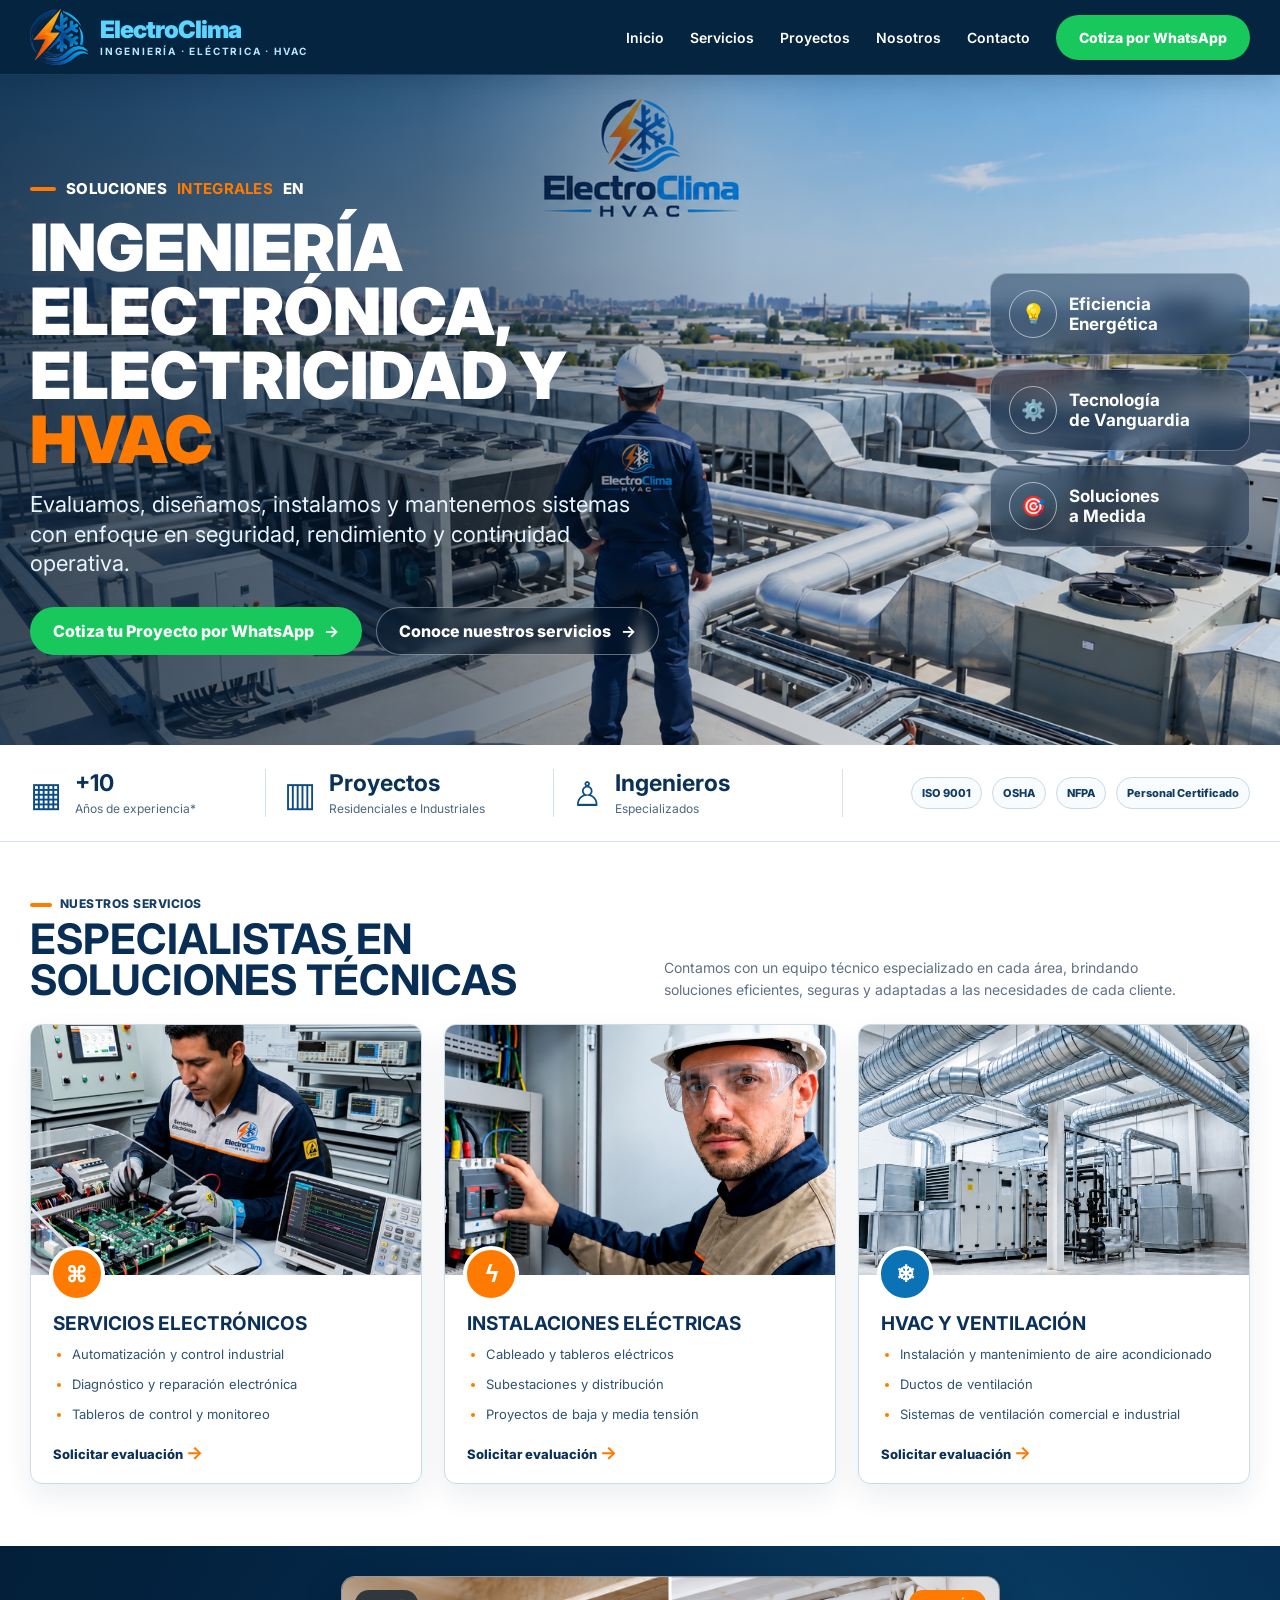
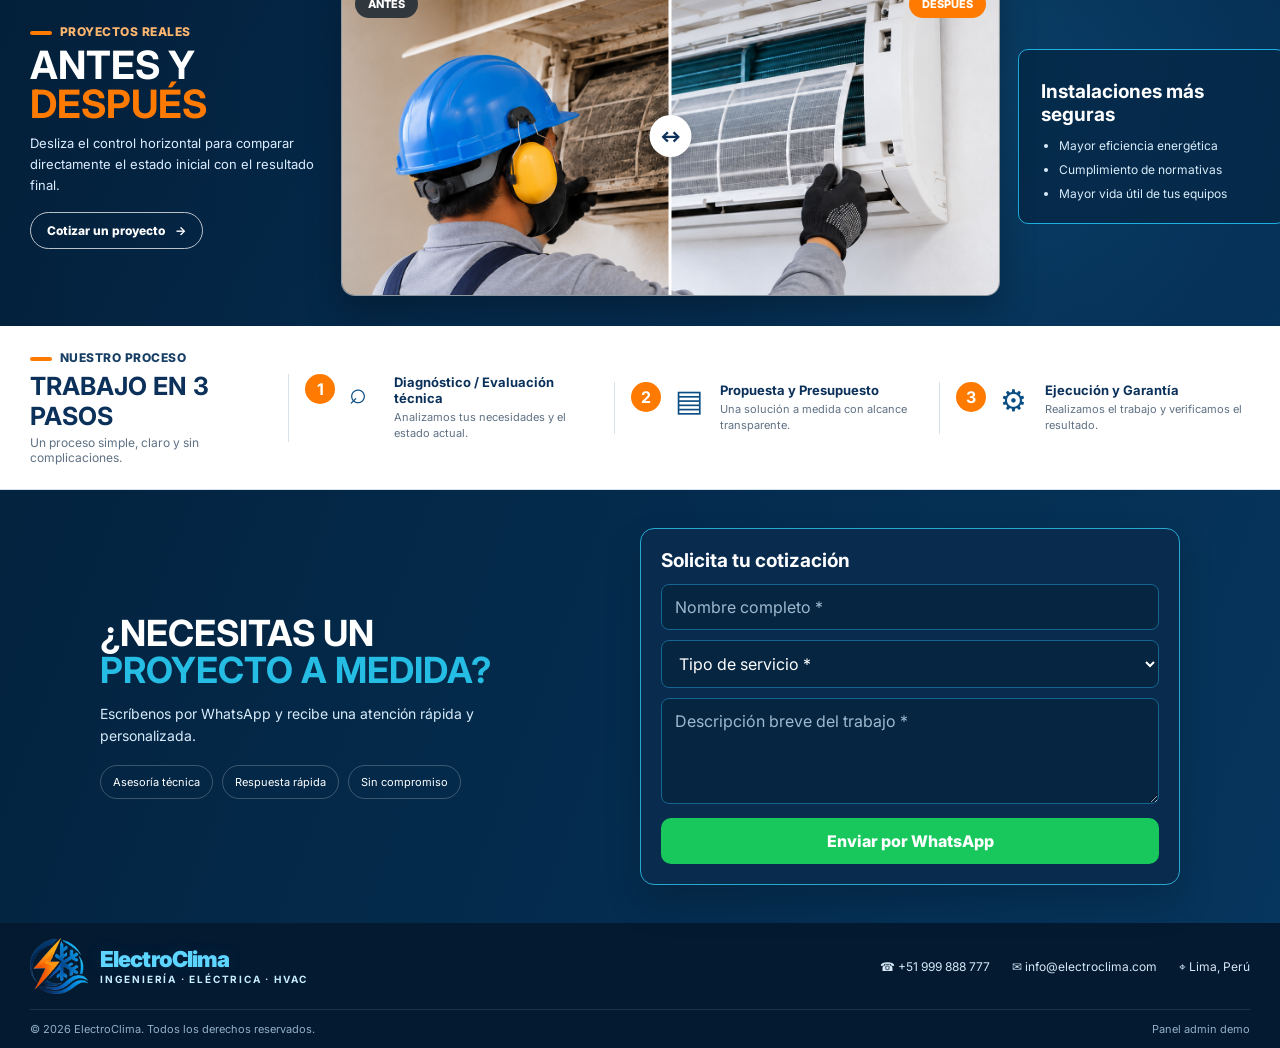
<file: index.html>
<!doctype html>
<html lang="es">
<head>
  <meta charset="utf-8">
  <meta name="viewport" content="width=device-width, initial-scale=1">
  <meta name="description" content="ElectroClima: ingeniería electrónica, electricidad y HVAC para hogares, empresas e industria.">
  <title>ElectroClima | Ingeniería · Electricidad · HVAC</title>
  <link rel="icon" type="image/png" href="assets/images/favicon.png">
  <link rel="preconnect" href="https://fonts.googleapis.com">
  <link rel="preconnect" href="https://fonts.gstatic.com" crossorigin>
  <link href="https://fonts.googleapis.com/css2?family=Inter:wght@400;500;600;700;800;900&display=swap" rel="stylesheet">
  <link rel="stylesheet" href="css/styles.css">
</head>
<body>
  <header class="site-header">
    <div class="container header-inner">
      <a class="brand-lockup" href="#inicio" aria-label="ElectroClima inicio">
        <img class="brand-icon" src="assets/images/brand-icon.png" alt="ElectroClima icono">
        <span class="brand-text">
          <strong class="brand-wordmark">ElectroClima</strong>
          <small class="brand-sub">INGENIERÍA · ELÉCTRICA · HVAC</small>
        </span>
      </a>
      <button id="menuToggle" class="menu-toggle" aria-label="Abrir menú">☰</button>
      <nav class="main-nav" id="mainNav">
        <a href="#inicio">Inicio</a>
        <a href="#servicios">Servicios</a>
        <a href="#proyectos">Proyectos</a>
        <a href="#proceso">Nosotros</a>
        <a href="#contacto">Contacto</a>
        <a class="btn btn-whatsapp nav-cta" href="reservar.html">Cotiza por WhatsApp</a>
      </nav>
    </div>
  </header>

  <main>
    <section class="hero" id="inicio">
      <img class="hero-bg" src="assets/images/hero.png" alt="Instalaciones HVAC industriales ElectroClima">
      <div class="hero-overlay"></div>
      <div class="container hero-layout">
        <div class="hero-copy">
          <div class="eyebrow"><span></span> SOLUCIONES <b>INTEGRALES</b> EN</div>
          <h1>INGENIERÍA ELECTRÓNICA,<br>ELECTRICIDAD Y <em>HVAC</em></h1>
          <p>Evaluamos, diseñamos, instalamos y mantenemos sistemas con enfoque en seguridad, rendimiento y continuidad operativa.</p>
          <div class="hero-actions">
            <a class="btn btn-whatsapp" href="reservar.html">Cotiza tu Proyecto por WhatsApp <strong>→</strong></a>
            <a class="btn btn-ghost" href="#servicios">Conoce nuestros servicios <strong>→</strong></a>
          </div>
        </div>
        <div class="hero-benefits">
          <div><span>💡</span><b>Eficiencia<br>Energética</b></div>
          <div><span>⚙️</span><b>Tecnología<br>de Vanguardia</b></div>
          <div><span>🎯</span><b>Soluciones<br>a Medida</b></div>
        </div>
      </div>
    </section>

    <section class="trust-strip">
      <div class="container trust-grid">
        <div class="trust-item"><span class="trust-icon">▦</span><div><strong>+10</strong><small>Años de experiencia*</small></div></div>
        <div class="trust-item"><span class="trust-icon">▥</span><div><strong>Proyectos</strong><small>Residenciales e Industriales</small></div></div>
        <div class="trust-item"><span class="trust-icon">♙</span><div><strong>Ingenieros</strong><small>Especializados</small></div></div>
        <div class="trust-badges"><span>ISO 9001</span><span>OSHA</span><span>NFPA</span><span>Personal Certificado</span></div>
      </div>
    </section>

    <section class="services section" id="servicios">
      <div class="container">
        <div class="section-heading">
          <div>
            <div class="section-label"><i></i>NUESTROS SERVICIOS</div>
            <h2>ESPECIALISTAS EN<br>SOLUCIONES TÉCNICAS</h2>
          </div>
          <p>Contamos con un equipo técnico especializado en cada área, brindando soluciones eficientes, seguras y adaptadas a las necesidades de cada cliente.</p>
        </div>

        <div class="service-grid">
          <article class="service-card">
            <div class="service-photo photo-electronics"><img src="assets/images/electronics.jpg" alt="Ingeniería electrónica y automatización"></div>
            <div class="service-card-body">
              <span class="service-icon orange">⌘</span>
              <h3>SERVICIOS ELECTRÓNICOS</h3>
              <ul><li>Automatización y control industrial</li><li>Diagnóstico y reparación electrónica</li><li>Tableros de control y monitoreo</li></ul>
              <a href="reservar.html?servicio=electronico">Solicitar evaluación <b>→</b></a>
            </div>
          </article>

          <article class="service-card">
            <div class="service-photo photo-electrical"><img src="assets/images/electrical.jpg" alt="Instalaciones eléctricas industriales"></div>
            <div class="service-card-body">
              <span class="service-icon orange">ϟ</span>
              <h3>INSTALACIONES ELÉCTRICAS</h3>
              <ul><li>Cableado y tableros eléctricos</li><li>Subestaciones y distribución</li><li>Proyectos de baja y media tensión</li></ul>
              <a href="reservar.html?servicio=electrico">Solicitar evaluación <b>→</b></a>
            </div>
          </article>

          <article class="service-card">
            <div class="service-photo photo-hvac"><img src="assets/images/hvac-maintenance.jpg" alt="HVAC y ventilación"></div>
            <div class="service-card-body">
              <span class="service-icon blue">❄</span>
              <h3>HVAC Y VENTILACIÓN</h3>
              <ul><li>Instalación y mantenimiento de aire acondicionado</li><li>Ductos de ventilación</li><li>Sistemas de ventilación comercial e industrial</li></ul>
              <a href="reservar.html?servicio=hvac">Solicitar evaluación <b>→</b></a>
            </div>
          </article>
        </div>
      </div>
    </section>

    <section class="projects" id="proyectos">
      <div class="container projects-grid">
        <div class="projects-copy">
          <div class="section-label light"><i></i>PROYECTOS REALES</div>
          <h2>ANTES Y <em>DESPUÉS</em></h2>
          <p>Desliza el control horizontal para comparar directamente el estado inicial con el resultado final.</p>
          <a href="reservar.html" class="btn btn-outline">Cotizar un proyecto <strong>→</strong></a>
        </div>

        <div class="compare-card" id="compareCard" style="--pos:50%">
          <img class="compare-img compare-before" src="assets/images/antes.png" alt="Antes del proyecto">
          <div class="compare-after-wrap"><img class="compare-img compare-after" src="assets/images/despues.png" alt="Después del proyecto"></div>
          <div class="compare-tag before-tag">ANTES</div>
          <div class="compare-tag after-tag">DESPUÉS</div>
          <div class="compare-line" aria-hidden="true"><span>↔</span></div>
          <input id="compareRange" class="compare-range" type="range" min="0" max="100" value="50" aria-label="Comparar antes y después">
        </div>

        <aside class="project-benefits">
          <div class="shield"></div>
          <h3>Instalaciones más seguras</h3>
          <ul><li>Mayor eficiencia energética</li><li>Cumplimiento de normativas</li><li>Mayor vida útil de tus equipos</li></ul>
        </aside>
      </div>
    </section>

    <section class="process-strip" id="proceso">
      <div class="container process-layout">
        <div class="process-intro"><div class="section-label"><i></i>NUESTRO PROCESO</div><h2>TRABAJO EN 3 PASOS</h2><p>Un proceso simple, claro y sin complicaciones.</p></div>
        <article class="process-step"><b>1</b><span>⌕</span><div><h3>Diagnóstico / Evaluación técnica</h3><p>Analizamos tus necesidades y el estado actual.</p></div></article>
        <article class="process-step"><b>2</b><span>▤</span><div><h3>Propuesta y Presupuesto</h3><p>Una solución a medida con alcance transparente.</p></div></article>
        <article class="process-step"><b>3</b><span>⚙</span><div><h3>Ejecución y Garantía</h3><p>Realizamos el trabajo y verificamos el resultado.</p></div></article>
      </div>
    </section>

    <section class="contact-zone" id="contacto">
      <div class="container contact-grid">
        <div class="contact-copy">
          <h2>¿NECESITAS UN<br><em>PROYECTO A MEDIDA?</em></h2>
          <p>Escríbenos por WhatsApp y recibe una atención rápida y personalizada.</p>
          <div class="contact-points"><span>Asesoría técnica</span><span>Respuesta rápida</span><span>Sin compromiso</span></div>
        </div>

        <form class="quick-form" id="quickForm">
          <h3>Solicita tu cotización</h3>
          <input type="text" name="nombre" placeholder="Nombre completo *" required>
          <select name="servicio" required>
            <option value="">Tipo de servicio *</option>
            <option value="electrico">Instalaciones eléctricas</option>
            <option value="electronico">Ingeniería electrónica</option>
            <option value="hvac">Climatización HVAC</option>
            <option value="ventilacion">Ventilación y extracción</option>
          </select>
          <textarea name="detalle" rows="4" placeholder="Descripción breve del trabajo *" required></textarea>
          <button class="btn btn-whatsapp full" type="submit">Enviar por WhatsApp</button>
        </form>

      </div>
    </section>
  </main>

  <footer class="site-footer">
    <div class="container footer-main">
      <a class="brand-lockup footer-brand" href="#inicio">
        <img class="brand-icon" src="assets/images/brand-icon.png" alt="ElectroClima icono">
        <span class="brand-text">
          <strong class="brand-wordmark">ElectroClima</strong>
          <small class="brand-sub">INGENIERÍA · ELÉCTRICA · HVAC</small>
        </span>
      </a>
      <div class="footer-info"><span>☎ +51 999 888 777</span><span>✉ info@electroclima.com</span><span>⌖ Lima, Perú</span></div>
    </div>
    <div class="container footer-bottom"><span>© 2026 ElectroClima. Todos los derechos reservados.</span><a href="admin.html">Panel admin demo</a></div>
  </footer>

  <script src="js/app.js"></script>
</body>
</html>
</file>
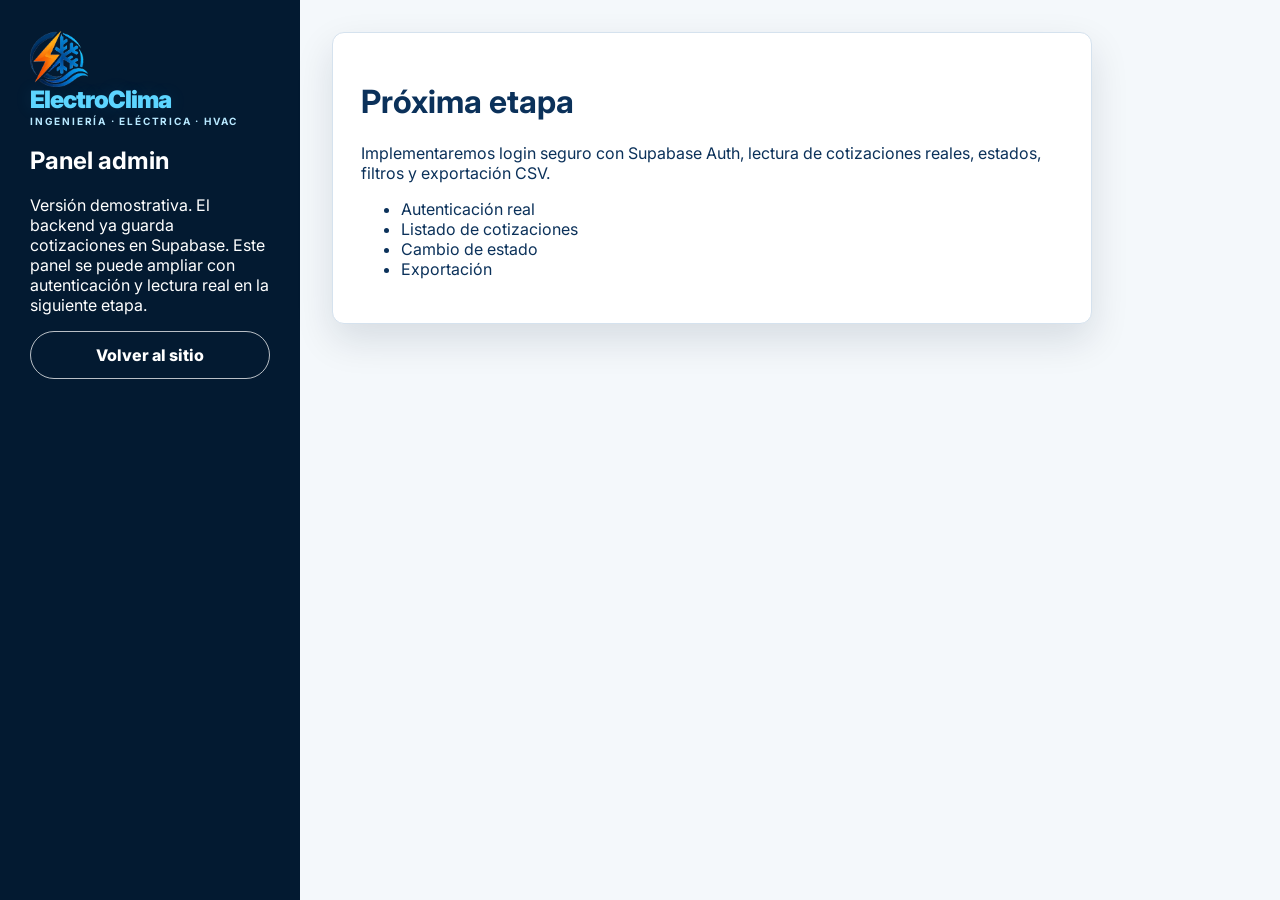
<file: admin.html>
<!doctype html>
<html lang="es">
<head>
  <meta charset="utf-8">
  <meta name="viewport" content="width=device-width,initial-scale=1">
  <title>Panel admin demo | ElectroClima</title>
  <link rel="preconnect" href="https://fonts.googleapis.com">
  <link rel="preconnect" href="https://fonts.gstatic.com" crossorigin>
  <link href="https://fonts.googleapis.com/css2?family=Inter:wght@400;500;600;700;800&display=swap" rel="stylesheet">
  <link rel="stylesheet" href="css/styles.css">
</head>
<body class="admin-body">
  <div class="admin-layout">
    <aside class="admin-sidebar">
      <img class="brand-icon" src="assets/images/brand-icon.png" alt="ElectroClima icono"><span class="brand-text"><strong class="brand-wordmark">ElectroClima</strong><small class="brand-sub">INGENIERÍA · ELÉCTRICA · HVAC</small></span>
      <h2>Panel admin</h2>
      <p>Versión demostrativa. El backend ya guarda cotizaciones en Supabase. Este panel se puede ampliar con autenticación y lectura real en la siguiente etapa.</p>
      <a href="index.html" class="btn btn-outline full">Volver al sitio</a>
    </aside>
    <main class="admin-main">
      <div class="admin-card">
        <h1>Próxima etapa</h1>
        <p>Implementaremos login seguro con Supabase Auth, lectura de cotizaciones reales, estados, filtros y exportación CSV.</p>
        <ul>
          <li>Autenticación real</li>
          <li>Listado de cotizaciones</li>
          <li>Cambio de estado</li>
          <li>Exportación</li>
        </ul>
      </div>
    </main>
  </div>
</body>
</html>
</file>
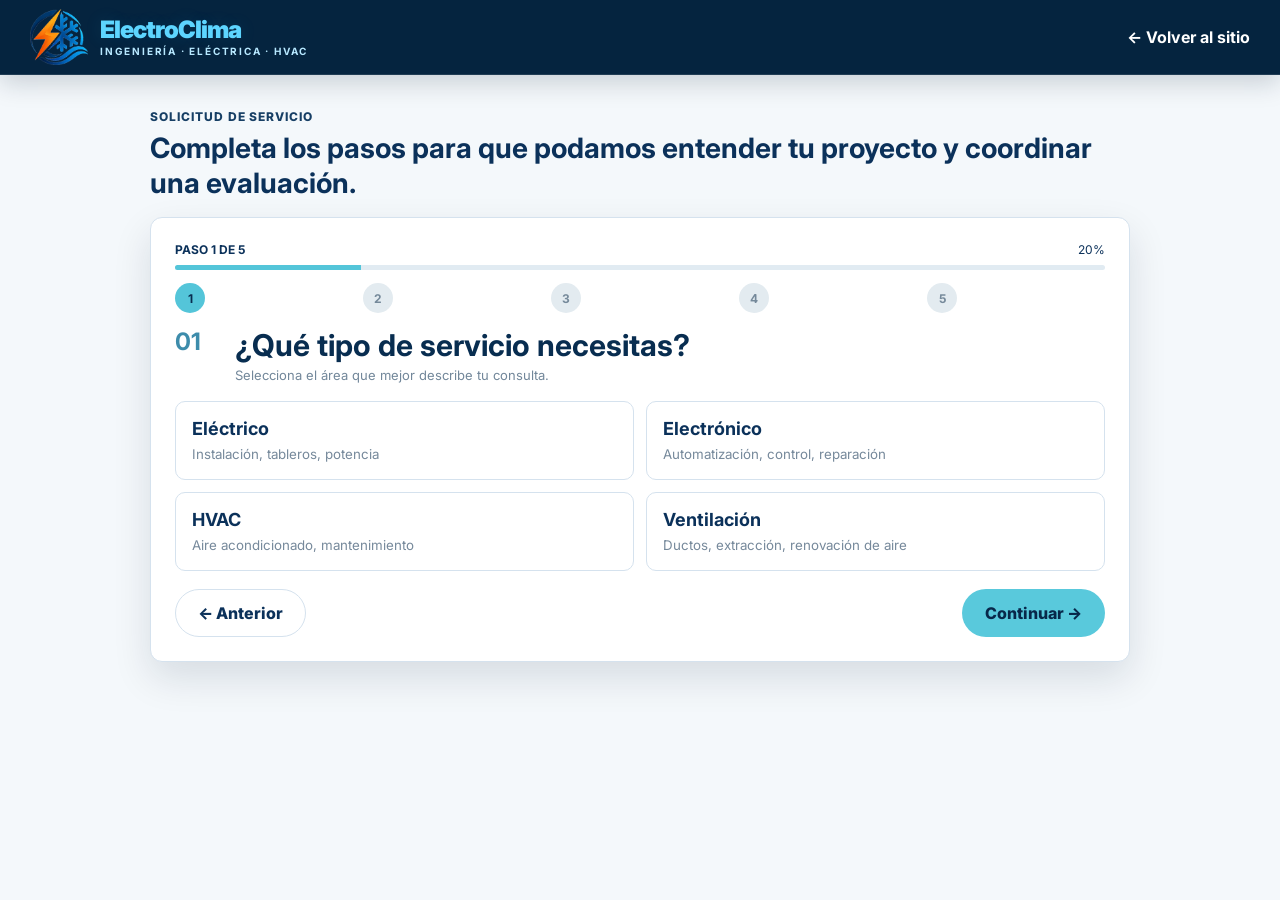
<file: reservar.html>
<!doctype html>
<html lang="es">
<head>
  <meta charset="utf-8">
  <meta name="viewport" content="width=device-width,initial-scale=1">
  <title>Solicitar evaluación | ElectroClima</title>
  <link rel="preconnect" href="https://fonts.googleapis.com">
  <link rel="preconnect" href="https://fonts.gstatic.com" crossorigin>
  <link href="https://fonts.googleapis.com/css2?family=Inter:wght@400;500;600;700;800&display=swap" rel="stylesheet">
  <link rel="stylesheet" href="css/styles.css">
</head>
<body class="booking-body">
  <header class="sub-header">
    <div class="container nav-wrap">
      <a class="brand-lockup" href="index.html"><img class="brand-icon" src="assets/images/brand-icon.png" alt="ElectroClima icono"><span class="brand-text"><strong class="brand-wordmark">ElectroClima</strong><small class="brand-sub">INGENIERÍA · ELÉCTRICA · HVAC</small></span></a>
      <a href="index.html" class="back-link">← Volver al sitio</a>
    </div>
  </header>

  <main class="booking-main">
    <div class="booking-intro">
      <div class="section-kicker">SOLICITUD DE SERVICIO</div>
      <h1>Completa los pasos para que podamos entender tu proyecto y coordinar una evaluación.</h1>
    </div>

    <section class="wizard-card">
      <div class="progress-wrap">
        <div class="progress-top">
          <b id="stepLabel">PASO 1 DE 5</b>
          <span id="stepPercent">20%</span>
        </div>
        <div class="progress-bar"><span id="stepBar"></span></div>
        <div class="step-dots" id="stepDots"><span class="active">1</span><span>2</span><span>3</span><span>4</span><span>5</span></div>
      </div>

      <form id="bookingForm" novalidate>
        <section class="wizard-step active" data-step="1">
          <div class="step-head"><b>01</b><div><h2>¿Qué tipo de servicio necesitas?</h2><p>Selecciona el área que mejor describe tu consulta.</p></div></div>
          <div class="choice-grid">
            <label class="choice"><input type="radio" name="service" value="Instalaciones eléctricas"><b>Eléctrico</b><small>Instalación, tableros, potencia</small></label>
            <label class="choice"><input type="radio" name="service" value="Ingeniería electrónica"><b>Electrónico</b><small>Automatización, control, reparación</small></label>
            <label class="choice"><input type="radio" name="service" value="Climatización HVAC"><b>HVAC</b><small>Aire acondicionado, mantenimiento</small></label>
            <label class="choice"><input type="radio" name="service" value="Ventilación y extracción"><b>Ventilación</b><small>Ductos, extracción, renovación de aire</small></label>
          </div>
        </section>

        <section class="wizard-step" data-step="2">
          <div class="step-head"><b>02</b><div><h2>¿Qué trabajo tienes en mente?</h2><p>Cuéntanos brevemente el alcance de la solicitud.</p></div></div>
          <label class="field"><span>Descripción del proyecto</span><textarea name="details" rows="5" minlength="8" required placeholder="Ej. Necesito revisar el tablero eléctrico de un local comercial..."></textarea></label>
          <div class="field-row">
            <label class="field"><span>Tipo de espacio</span><select name="siteType" required><option value="">Seleccionar</option><option>Residencial</option><option>Comercial</option><option>Industrial</option><option>Oficina / institucional</option><option>Otro</option></select></label>
            <label class="field"><span>Urgencia</span><select name="urgency" required><option value="">Seleccionar</option><option>No, puedo coordinar</option><option>Sí, requiere atención pronta</option><option>Es una emergencia</option></select></label>
          </div>
        </section>

        <section class="wizard-step" data-step="3">
          <div class="step-head"><b>03</b><div><h2>¿Dónde se realizará el trabajo?</h2><p>Indica la ubicación general para orientar la coordinación.</p></div></div>
          <div class="field-row">
            <label class="field"><span>Ciudad / distrito</span><input type="text" name="district" minlength="2" required placeholder="Ej. Miraflores, Lima"></label>
            <label class="field"><span>Dirección o referencia (opcional)</span><input type="text" name="address" placeholder="Calle, zona o referencia"></label>
          </div>
        </section>

        <section class="wizard-step" data-step="4">
          <div class="step-head"><b>04</b><div><h2>¿Cómo te contactamos?</h2><p>Deja tus datos para responder y dar seguimiento.</p></div></div>
          <div class="field-row">
            <label class="field"><span>Nombre y apellido</span><input type="text" name="name" minlength="2" required placeholder="Tu nombre"></label>
            <label class="field"><span>Teléfono / WhatsApp</span><input type="text" name="phone" minlength="7" required placeholder="+51 999 999 999"></label>
          </div>
          <label class="field"><span>Correo electrónico (opcional)</span><input type="email" name="email" placeholder="nombre@correo.com"></label>
          <label class="consent"><input type="checkbox" name="consent" required><span>Autorizo el uso de estos datos para responder y coordinar esta solicitud.</span></label>
        </section>

        <section class="wizard-step" data-step="5">
          <div class="step-head"><b>05</b><div><h2>Revisa y envía tu solicitud</h2><p>Al enviar, guardaremos la solicitud en Supabase y luego abriremos WhatsApp con el resumen preparado.</p></div></div>
          <div class="review-table" id="reviewTable"></div>
          <div class="info-box">La solicitud se registra de forma centralizada en Supabase. Después podrás continuar la coordinación por WhatsApp.</div>
        </section>

        <div class="error-box" id="wizardError"></div>
        <div class="wizard-actions">
          <button type="button" class="btn btn-lite" id="prevBtn" disabled>← Anterior</button>
          <button type="button" class="btn btn-primary" id="nextBtn">Continuar →</button>
          <button type="submit" class="btn btn-whatsapp" id="submitBtn" hidden>Enviar solicitud y abrir WhatsApp ↗</button>
        </div>
      </form>
    </section>
  </main>

  <script src="js/config.js"></script>
  <script src="js/booking.js"></script>
</body>
</html>
</file>
<file: css/styles.css>
:root{
  --navy:#06284a;
  --navy-2:#0a3b68;
  --navy-3:#031a31;
  --blue:#1599de;
  --cyan:#5dd5ff;
  --cyan-2:#35bfff;
  --orange:#ff7a00;
  --green:#18c85d;
  --text:#0b315a;
  --muted:#61768b;
  --line:#d5e2ee;
  --bg:#f7fafc;
  --white:#fff;
  --shadow:0 16px 38px rgba(3,26,49,.12);
}
*{box-sizing:border-box}
html{scroll-behavior:smooth}
body{margin:0;font-family:Inter,Arial,sans-serif;color:var(--text);background:#fff}
a{text-decoration:none;color:inherit}
img{display:block;max-width:100%}button,input,textarea,select{font:inherit}
.container{width:min(1220px,calc(100% - 32px));margin-inline:auto}

.site-header,.sub-header{position:sticky;top:0;z-index:50;background:#05243f;border-bottom:1px solid rgba(255,255,255,.11);box-shadow:0 8px 24px rgba(3,26,49,.18)}
.header-inner,.nav-wrap{min-height:74px;display:flex;align-items:center;justify-content:space-between;gap:22px}
.brand-lockup{display:flex;align-items:center;gap:12px;min-width:0}
.brand-icon{width:58px;height:58px;object-fit:contain;flex:0 0 auto}
.brand-text{display:flex;flex-direction:column;line-height:1}
.brand-wordmark{font-size:24px;font-weight:900;letter-spacing:-.04em;color:var(--cyan);text-shadow:0 0 18px rgba(60,190,255,.12)}
.brand-sub{margin-top:4px;font-size:10px;font-weight:700;letter-spacing:.18em;color:#b7e8ff}
.main-nav{display:flex;align-items:center;gap:26px}
.main-nav>a:not(.btn){color:#fff;font-weight:600;font-size:14px;position:relative;padding:28px 0}
.main-nav>a:not(.btn)::after{content:"";position:absolute;left:0;right:100%;bottom:14px;height:3px;border-radius:3px;background:var(--orange);transition:.2s}
.main-nav>a:not(.btn):hover::after{right:0}
.menu-toggle{display:none;background:none;border:0;color:#fff;font-size:27px}
.nav-cta{font-size:14px;padding:11px 18px;border-radius:999px}
.back-link{color:#fff;font-weight:700}

.btn{display:inline-flex;align-items:center;justify-content:center;gap:10px;border:1px solid transparent;border-radius:999px;padding:13px 22px;font-weight:800;cursor:pointer;transition:.2s}
.btn:hover{transform:translateY(-1px)}
.btn-whatsapp{background:var(--green);color:#fff}
.btn-ghost{border-color:rgba(255,255,255,.38);color:#fff;background:rgba(1,21,39,.42);backdrop-filter:blur(6px)}
.btn-outline{border-color:rgba(255,255,255,.72);color:#fff;background:transparent}
.btn-primary{background:#59c9dc;color:#08284a}
.btn-lite{background:#fff;color:var(--text);border-color:var(--line)}
.btn.full{width:100%}

.hero{position:relative;min-height:670px;overflow:hidden;background:#03233f;color:#fff}
.hero-bg{position:absolute;inset:0;width:100%;height:100%;object-fit:cover;object-position:center top}
.hero-overlay{position:absolute;inset:0;background:linear-gradient(90deg,rgba(4,26,49,.78) 0%,rgba(4,26,49,.58) 34%,rgba(4,26,49,.22) 58%,rgba(4,26,49,.10) 100%), linear-gradient(180deg,rgba(255,255,255,.02) 0%,rgba(255,255,255,0) 24%)}
.hero-layout{position:relative;z-index:1;min-height:670px;display:grid;grid-template-columns:1.08fr .42fr;gap:28px;align-items:center;padding:44px 0}
.hero-copy{max-width:660px;padding:38px 0 24px}
.eyebrow{display:flex;align-items:center;gap:10px;font-size:15px;font-weight:800;letter-spacing:.02em;color:#fff;margin-bottom:18px}
.eyebrow span{display:inline-block;width:26px;height:4px;background:var(--orange);border-radius:3px}
.eyebrow b{color:var(--orange)}
.hero h1{margin:0 0 18px;font-size:clamp(38px,5.1vw,74px);line-height:.98;font-weight:900;text-transform:uppercase;max-width:760px}
.hero h1 em{font-style:normal;color:var(--orange)}
.hero p{font-size:22px;line-height:1.34;color:#e8f4ff;max-width:620px;margin:0}
.hero-actions{display:flex;gap:14px;flex-wrap:wrap;margin-top:28px}
.hero-benefits{display:grid;gap:14px;justify-items:end}
.hero-benefits div{width:min(260px,100%);display:flex;align-items:center;gap:12px;padding:16px 18px;border-radius:18px;border:1px solid rgba(255,255,255,.28);background:rgba(7,38,68,.44);backdrop-filter:blur(10px)}
.hero-benefits span{width:48px;height:48px;border-radius:50%;display:grid;place-items:center;border:1px solid rgba(255,255,255,.55);font-size:20px}
.hero-benefits b{font-size:17px;line-height:1.2}

.trust-strip{background:#fff;border-bottom:1px solid var(--line)}
.trust-grid{min-height:96px;display:grid;grid-template-columns:1fr 1.15fr 1.15fr 1.65fr;gap:18px;align-items:center}
.trust-item{display:flex;align-items:center;gap:13px;padding-right:18px;border-right:1px solid var(--line)}
.trust-icon{font-size:34px;color:#0a4c83}.trust-item strong{font-size:23px;display:block;color:#0a3158}.trust-item small{font-size:12px;color:#4d6881}.trust-badges{display:flex;gap:10px;justify-content:flex-end;flex-wrap:wrap}.trust-badges span{font-size:11px;font-weight:800;padding:8px 10px;border-radius:999px;border:1px solid #cbd9e5;color:#123d63;background:#f9fcfe}

.section{padding:54px 0 62px}.section-heading{display:grid;grid-template-columns:1fr 1fr;gap:48px;align-items:end;margin-bottom:24px}.section-label{font-size:12px;font-weight:800;color:#173f65;letter-spacing:.04em}.section-label i{display:inline-block;width:22px;height:4px;border-radius:3px;background:var(--orange);margin-right:8px;vertical-align:middle}.section-label.light{color:#ffb66f}.section-heading h2{font-size:42px;line-height:.98;margin:7px 0 0;color:#082e55}.section-heading>p{color:#5f7184;line-height:1.55;margin:0;font-size:14px;max-width:520px}
.service-grid{display:grid;grid-template-columns:repeat(3,1fr);gap:22px}.service-card{border:1px solid #cddbe7;background:#fff;border-radius:12px;overflow:hidden;box-shadow:0 12px 28px rgba(4,42,77,.08);transition:.22s}.service-card:hover{transform:translateY(-4px);box-shadow:0 18px 34px rgba(4,42,77,.12)}.service-photo{height:250px;overflow:hidden;background:#eef3f7}.service-photo img{width:100%;height:100%;object-fit:cover;object-position:center}.photo-electronics img{object-fit:cover;object-position:center 46%;padding:0;background:#eef3f7}.photo-electrical img{object-position:63% 42%}.photo-hvac img{object-position:center 45%}
.service-card-body{position:relative;padding:28px 22px 20px}.service-icon{position:absolute;left:18px;top:-29px;width:56px;height:56px;border-radius:50%;display:grid;place-items:center;color:#fff;border:4px solid #fff;font-size:23px;font-weight:800}.service-icon.orange{background:var(--orange)}.service-icon.blue{background:#0c72b6}.service-card h3{font-size:19px;margin:9px 0 11px;color:#0b315a}.service-card ul{padding-left:19px;margin:0 0 14px;display:grid;gap:8px;font-size:13px;color:#2f5372;min-height:82px}.service-card li::marker{color:var(--orange)}.service-card a{font-weight:800;font-size:13px;color:#0b315a}.service-card a b{color:var(--orange);font-size:18px}

.projects{background:linear-gradient(120deg,#03213d,#063762);color:#fff;padding:30px 0;position:relative;overflow:hidden}.projects::before{content:"";position:absolute;inset:0;background:radial-gradient(circle at 75% 35%,rgba(41,174,230,.13),transparent 34%),linear-gradient(90deg,rgba(0,0,0,.08),transparent 35%,rgba(0,0,0,.08));pointer-events:none}.projects-grid{position:relative;z-index:1;display:grid;grid-template-columns:24% 54% 22%;gap:18px;align-items:center}.projects-copy h2{font-size:39px;margin:6px 0 10px;line-height:1}.projects-copy h2 em{font-style:normal;color:var(--orange)}.projects-copy p{font-size:13px;line-height:1.6;color:#dcecff;margin:0 0 16px}.projects-copy .btn{font-size:12px;padding:10px 16px}
.compare-card{--pos:50%;position:relative;height:320px;border-radius:14px;overflow:hidden;border:1px solid rgba(255,255,255,.55);background:#071d30;box-shadow:0 16px 36px rgba(0,0,0,.28);touch-action:none}.compare-img{position:absolute;inset:0;width:100%;height:100%;object-fit:cover;object-position:center}.compare-before{z-index:1;object-position:44% center}.compare-after-wrap{position:absolute;inset:0;z-index:2;clip-path:inset(0 0 0 var(--pos));overflow:hidden}.compare-after{object-position:56% center}.compare-line{position:absolute;z-index:4;left:var(--pos);top:0;bottom:0;width:3px;background:#fff;transform:translateX(-1.5px);pointer-events:none}.compare-line span{position:absolute;left:50%;top:50%;transform:translate(-50%,-50%);display:grid;place-items:center;width:42px;height:42px;border-radius:50%;background:#fff;color:#0b315a;font-weight:900;box-shadow:0 5px 14px rgba(0,0,0,.25)}.compare-tag{position:absolute;top:13px;z-index:5;padding:7px 13px;border-radius:999px;font-weight:800;font-size:11px;pointer-events:none}.before-tag{left:13px;background:#31383d}.after-tag{right:13px;background:var(--orange)}.compare-range{position:absolute;inset:0;z-index:6;width:100%;height:100%;opacity:0;cursor:ew-resize;margin:0}
.project-benefits{border:1px solid #1db0e0;border-radius:10px;background:rgba(4,39,70,.78);padding:22px}.project-benefits .shield{font-size:34px;margin-bottom:8px}.project-benefits h3{font-size:19px;margin:0 0 12px}.project-benefits ul{padding-left:18px;margin:0;display:grid;gap:9px;font-size:12px;color:#d8ebfa}

.process-strip{padding:24px 0;background:#fff;border-bottom:1px solid var(--line)}.process-layout{display:grid;grid-template-columns:1.1fr repeat(3,1.4fr);gap:14px;align-items:center}.process-intro h2{font-size:25px;margin:6px 0 4px}.process-intro p{font-size:12px;color:#5f7184;margin:0}.process-step{display:grid;grid-template-columns:34px 35px 1fr;gap:10px;align-items:start;border-left:1px solid var(--line);padding-left:16px}.process-step>b{width:30px;height:30px;border-radius:50%;display:grid;place-items:center;background:var(--orange);color:#fff}.process-step>span{font-size:30px;color:#0b4e84}.process-step h3{font-size:13px;margin:0 0 4px}.process-step p{font-size:11px;color:#5f7184;line-height:1.45;margin:0}

.contact-zone{background:linear-gradient(110deg,#03233f 0%,#06355d 100%);color:#fff;padding:38px 0}.contact-grid{display:grid;grid-template-columns:minmax(0,1fr) minmax(420px,540px);gap:48px;align-items:center;max-width:1080px}.contact-copy{padding:10px 0;align-self:center}.contact-copy h2{font-size:36px;line-height:1.03;margin:0 0 12px}.contact-copy h2 em{font-style:normal;color:#26bde4}.contact-copy p{font-size:14px;color:#d8ebfa;max-width:420px;line-height:1.55}.contact-points{display:flex;gap:9px;flex-wrap:wrap;margin-top:18px}.contact-points span{font-size:11px;border:1px solid rgba(255,255,255,.22);border-radius:999px;padding:9px 12px}.quick-form{background:#082b4e;border:1px solid #28a8d1;border-radius:14px;padding:20px;align-self:center;box-shadow:0 18px 36px rgba(0,0,0,.18)}.quick-form h3{font-size:19px;margin:0 0 12px;color:#fff}.quick-form input,.quick-form select,.quick-form textarea{width:100%;border:1px solid #166590;background:#062541;color:#fff;border-radius:8px;padding:12px 13px;margin-bottom:10px;outline:none}.quick-form input::placeholder,.quick-form textarea::placeholder{color:#9eb9cf}.quick-form .btn{border-radius:10px;padding:12px}

.site-footer{background:#031a31;color:#fff}.footer-main{min-height:86px;display:flex;align-items:center;justify-content:space-between;gap:24px}.footer-brand .brand-wordmark{font-size:22px}.footer-brand .brand-sub{color:#c8edff}.footer-info{display:flex;gap:22px;flex-wrap:wrap;font-size:12px;color:#d6e7f5}.footer-bottom{border-top:1px solid rgba(255,255,255,.11);padding:12px 0;display:flex;justify-content:space-between;gap:16px;font-size:11px;color:#93b0c8}

/* Booking */
.booking-body{background:#f4f8fb}.booking-main{padding:34px 0 70px}.section-kicker{font-size:12px;font-weight:800;color:#173f65;letter-spacing:.08em}.booking-intro{width:min(980px,calc(100% - 32px));margin:0 auto 16px}.booking-intro h1{font-size:28px;line-height:1.25;color:#0b315a;margin:7px 0 0}.wizard-card{width:min(980px,calc(100% - 32px));margin:auto;background:#fff;border:1px solid var(--line);border-radius:12px;box-shadow:var(--shadow);padding:24px}.progress-top{display:flex;justify-content:space-between;font-size:12px;color:#0b315a;margin-bottom:8px}.progress-bar{height:5px;border-radius:999px;background:#e1ebf2;overflow:hidden}.progress-bar span{display:block;height:100%;width:20%;background:#54c5d9}.step-dots{display:grid;grid-template-columns:repeat(5,1fr);gap:10px;margin:13px 0 14px}.step-dots span{width:30px;height:30px;border-radius:50%;display:grid;place-items:center;background:#e3ebf0;color:#75899a;font-size:12px;font-weight:700}.step-dots .active{background:#54c5d9;color:#082d50}.step-dots .done{background:#b4e6ee;color:#082d50}.wizard-step{display:none}.wizard-step.active{display:block}.step-head{display:grid;grid-template-columns:48px 1fr;gap:12px;align-items:start;margin-bottom:18px}.step-head>b{font-size:24px;color:#3d8cab}.step-head h2{font-size:30px;margin:0 0 4px;color:#082d50}.step-head p{margin:0;color:#72879a;font-size:13px}.choice-grid{display:grid;grid-template-columns:1fr 1fr;gap:12px}.choice{border:1px solid var(--line);border-radius:10px;padding:16px;cursor:pointer;background:#fff}.choice input{position:absolute;opacity:0;pointer-events:none}.choice b{display:block;font-size:18px;margin-bottom:4px}.choice small{color:#76899b}.choice.selected{border-color:#3dc3df;background:#effbfe}.field-row{display:grid;grid-template-columns:1fr 1fr;gap:14px}.field span{display:block;font-weight:700;font-size:13px;margin-bottom:6px}.field input,.field textarea,.field select{width:100%;padding:12px 14px;border:1px solid var(--line);border-radius:8px;margin-bottom:12px}.consent{display:flex;gap:10px;font-size:13px;color:#506b83}.review-table{border:1px solid var(--line);border-radius:9px;overflow:hidden}.review-row{display:grid;grid-template-columns:150px 1fr;padding:12px 13px;border-top:1px solid var(--line);font-size:12px}.review-row:first-child{border-top:0}.review-row b{color:#527089}.info-box{margin-top:14px;border-left:3px solid #46c5dd;background:#eff7fa;padding:12px;font-size:12px;color:#567085}.error-box{display:none;margin-top:14px;padding:12px;border-radius:8px;background:#fff1f1;border:1px solid #f0c5c5;color:#9a2020;font-size:13px}.error-box.show{display:block}.wizard-actions{display:flex;justify-content:space-between;gap:12px;margin-top:18px}.wizard-actions [hidden]{display:none!important}

/* Admin */
.admin-body{background:#f4f8fb}.admin-layout{display:grid;grid-template-columns:300px 1fr;min-height:100vh}.admin-sidebar{background:#031a31;color:#fff;padding:30px}.admin-sidebar .brand-lockup{margin-bottom:26px}.admin-main{padding:32px}.admin-card{background:#fff;border:1px solid var(--line);border-radius:12px;box-shadow:var(--shadow);padding:28px;max-width:760px}

@media(max-width:1000px){
  .trust-grid,.section-heading,.projects-grid,.process-layout,.contact-grid,.service-grid{grid-template-columns:1fr}
  .hero{min-height:640px}.hero-layout{grid-template-columns:1fr;min-height:640px;padding:36px 0}.hero-copy{padding:12px 0}.hero-benefits{justify-items:start;grid-template-columns:repeat(3,minmax(0,1fr));gap:12px}.hero-benefits div{width:auto}
  .trust-grid{padding:18px 0}.trust-item{border-right:0;border-bottom:1px solid var(--line);padding-bottom:12px}.trust-badges{justify-content:flex-start}
  .projects-grid{padding:8px 0}.compare-card{height:360px}.process-step{border-left:0;border-top:1px solid var(--line);padding:14px 0 0}.contact-photo{min-height:260px}.footer-main,.footer-bottom{flex-direction:column;align-items:flex-start;padding:18px 0}.admin-layout{grid-template-columns:1fr}}
@media(max-width:760px){
  .header-inner,.nav-wrap{min-height:68px}.brand-icon{width:46px;height:46px}.brand-wordmark{font-size:20px}.brand-sub{display:none}.menu-toggle{display:block}
  .main-nav{display:none;position:absolute;left:0;right:0;top:68px;background:#031a31;padding:15px 18px;flex-direction:column;align-items:stretch}.main-nav.open{display:flex}.main-nav>a:not(.btn){padding:9px 0}
  .hero{min-height:580px}.hero-layout{min-height:580px;padding-top:60px}.hero-bg{object-position:58% top}.hero h1{font-size:38px}.hero p{font-size:17px}.hero-benefits{display:none}.hero-actions .btn{width:100%}
  .section-heading h2{font-size:30px}.service-photo{height:220px}.compare-card{height:270px}.contact-copy h2{font-size:27px}.choice-grid,.field-row{grid-template-columns:1fr}.wizard-actions{display:grid;grid-template-columns:1fr}.review-row{grid-template-columns:1fr;gap:4px}.footer-info{display:grid}.compare-tag{font-size:10px}.admin-sidebar{padding:24px}}
</file>
